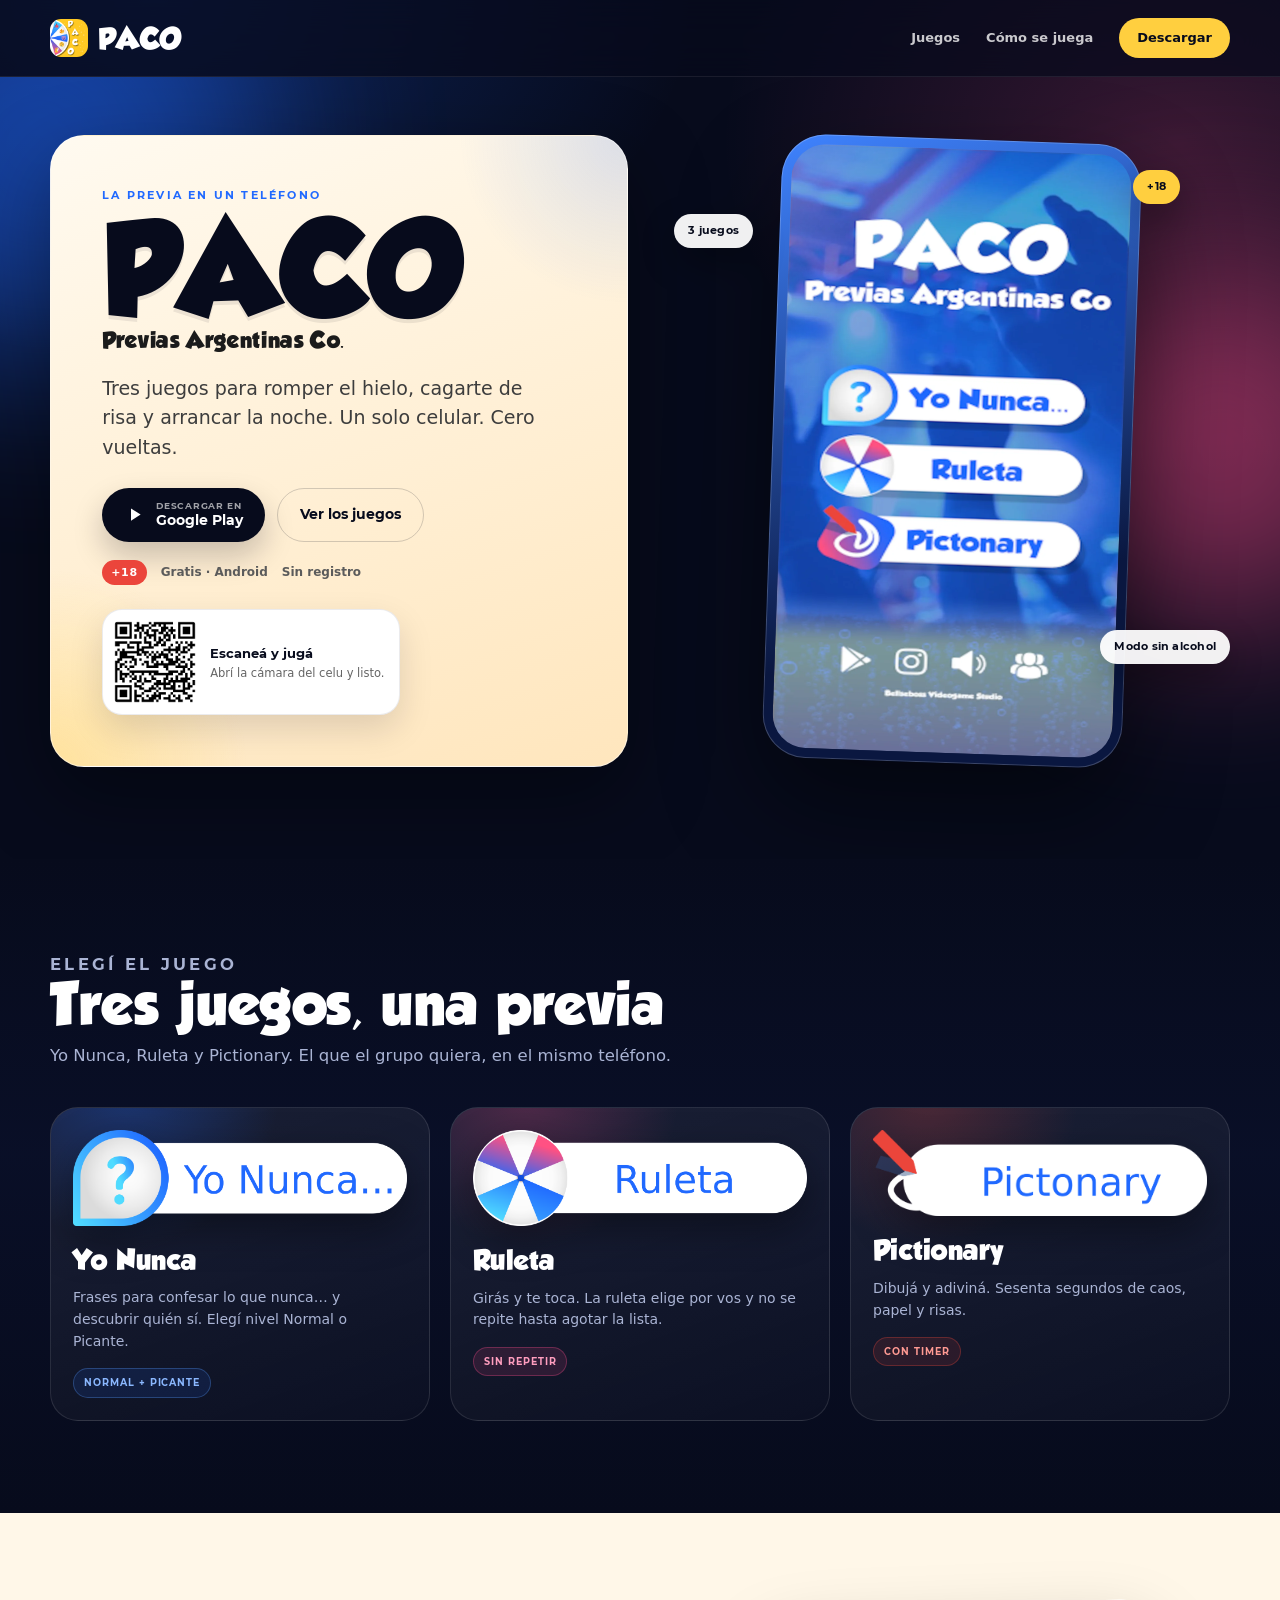
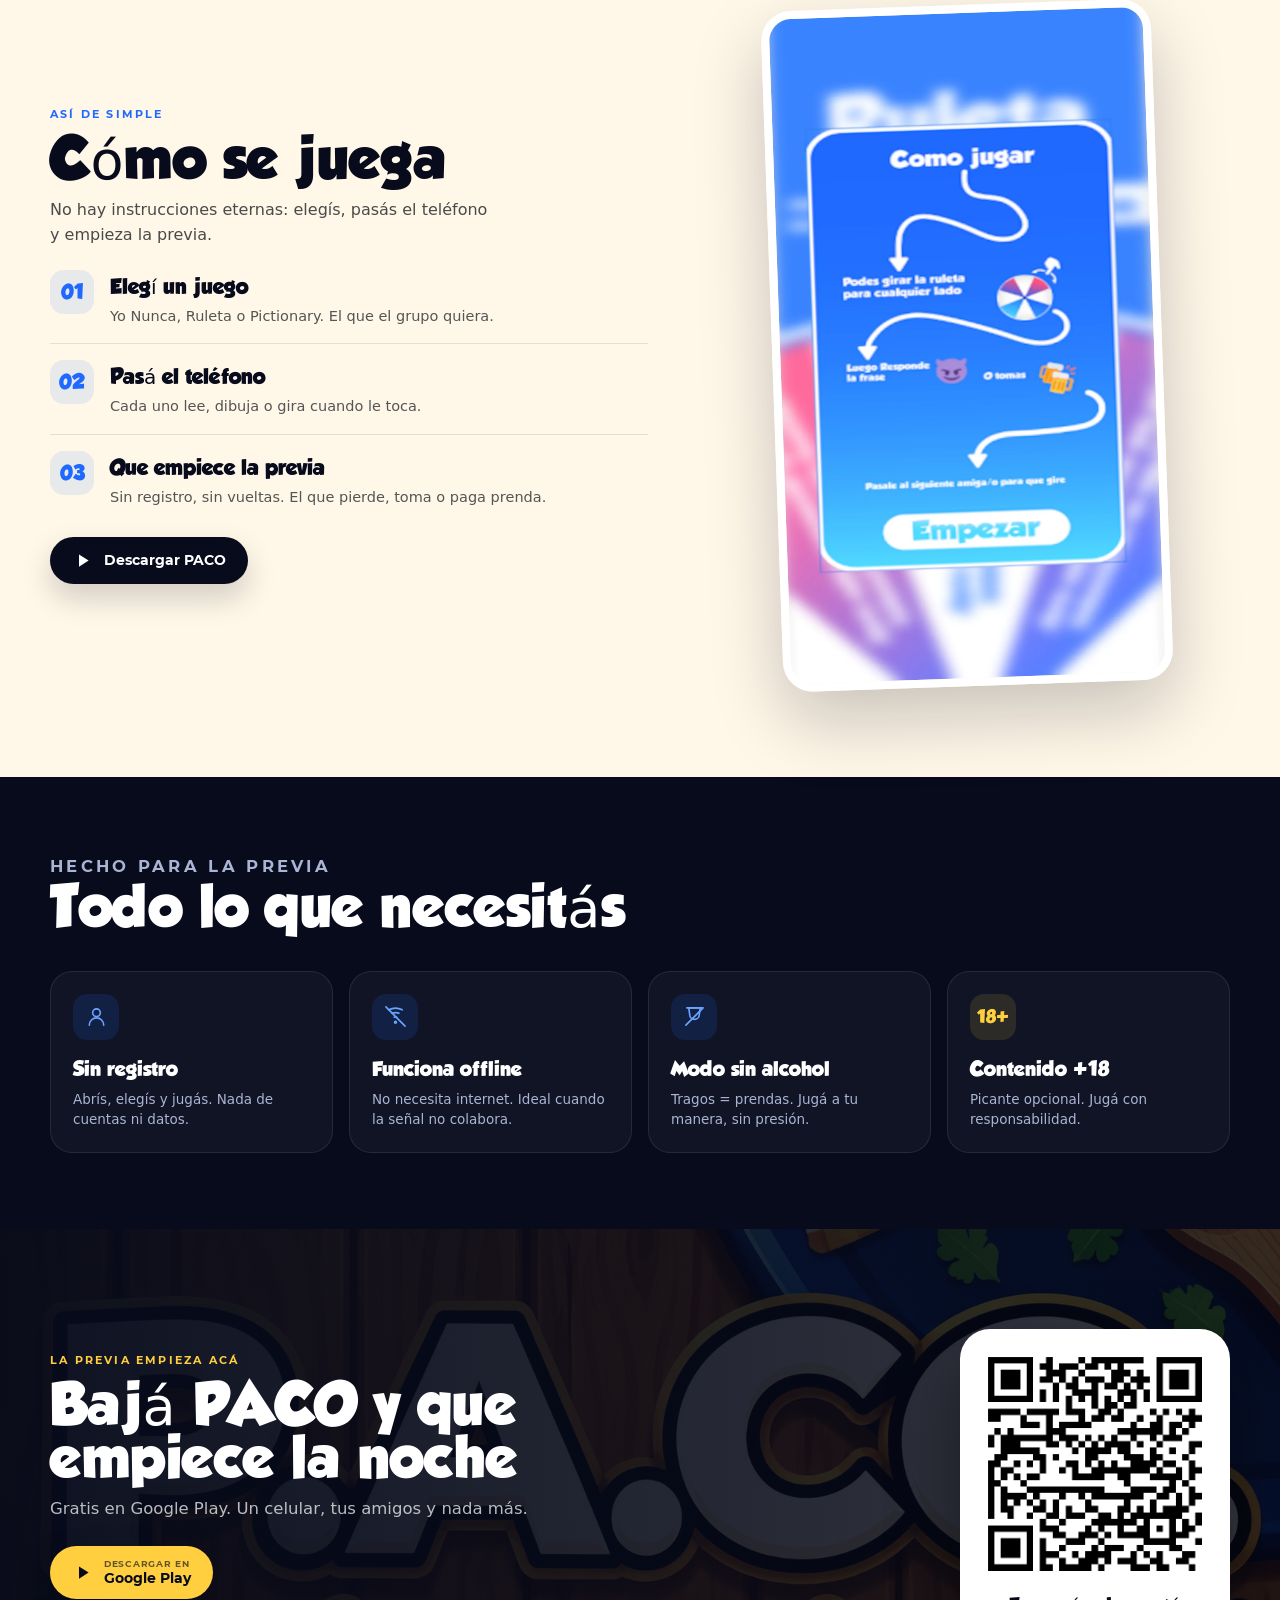
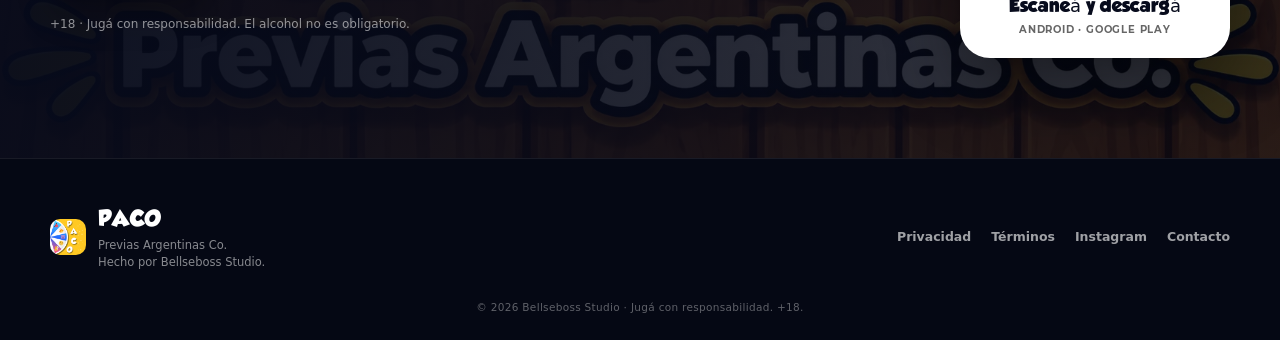
<file: docs/index.html>
<!DOCTYPE html>
<html lang="es">
<head>
  <meta charset="utf-8">
  <meta name="viewport" content="width=device-width, initial-scale=1">
  <title>PACO — Juegos de Previa | La previa en un teléfono</title>
  <meta name="description" content="PACO es el juego de previa definitivo: Yo Nunca, Ruleta y Pictionary en un solo teléfono. Descargalo gratis en Google Play.">
  <meta name="theme-color" content="#070b1c">
  <link rel="canonical" href="https://luisplata.github.io/PacoGames/">

  <meta property="og:type" content="website">
  <meta property="og:title" content="PACO — Juegos de Previa">
  <meta property="og:description" content="Tres juegos, un celular y la previa resuelta. Descargalo gratis en Google Play.">
  <meta property="og:url" content="https://luisplata.github.io/PacoGames/">
  <meta property="og:image" content="https://luisplata.github.io/PacoGames/assets/og-paco.jpg">
  <meta name="twitter:card" content="summary_large_image">
  <meta name="twitter:title" content="PACO — Juegos de Previa">
  <meta name="twitter:description" content="Tres juegos, un celular y la previa resuelta.">
  <meta name="twitter:image" content="https://luisplata.github.io/PacoGames/assets/og-paco.jpg">

  <link rel="icon" type="image/png" href="assets/icono-playstore.png">
  <link rel="apple-touch-icon" href="assets/icono-playstore.png">
  <link rel="preload" href="assets/fonts/grobold.ttf" as="font" type="font/ttf" crossorigin>
  <link rel="preload" href="assets/fonts/montserrat-bold.ttf" as="font" type="font/ttf" crossorigin>
  <link rel="stylesheet" href="landing.css">
</head>
<body>
  <a class="skip-link" href="#main">Saltar al contenido</a>

  <header class="site-header">
    <nav class="nav container" aria-label="Navegación principal">
      <a class="brand" href="./" aria-label="PACO, inicio">
        <img src="assets/icono-playstore.png" alt="" width="38" height="38">
        <span>PACO</span>
      </a>
      <div class="nav-links">
        <a href="#juegos">Juegos</a>
        <a href="#como-jugar">Cómo se juega</a>
        <a class="nav-cta" href="https://play.google.com/store/apps/details?id=com.bellseboss.v2.pacogame" target="_blank" rel="noopener">Descargar</a>
      </div>
    </nav>
  </header>

  <main id="main">
    <section class="hero">
      <div class="hero-halo hero-halo-1" aria-hidden="true"></div>
      <div class="hero-halo hero-halo-2" aria-hidden="true"></div>
      <div class="container hero-grid">
        <div class="hero-card">
          <p class="eyebrow">La previa en un teléfono</p>
          <h1>
            <span class="h1-paco">PACO</span>
            <span class="h1-sub">Previas Argentinas Co.</span>
          </h1>
          <p class="lead">Tres juegos para romper el hielo, cagarte de risa y arrancar la noche. Un solo celular. Cero vueltas.</p>

          <div class="hero-actions">
            <a class="btn btn-play" href="https://play.google.com/store/apps/details?id=com.bellseboss.v2.pacogame" target="_blank" rel="noopener">
              <svg viewBox="0 0 24 24" aria-hidden="true"><path d="M8 5v14l11-7z" fill="currentColor"/></svg>
              <span><small>Descargar en</small>Google Play</span>
            </a>
            <a class="btn btn-ghost" href="#juegos">Ver los juegos</a>
          </div>

          <div class="hero-meta">
            <span class="age">+18</span>
            <span>Gratis · Android</span>
            <span>Sin registro</span>
          </div>

          <div class="qr-inline">
            <img src="assets/qr-playstore.png" alt="Código QR para descargar PACO en Google Play" width="92" height="92" loading="eager">
            <div>
              <strong>Escaneá y jugá</strong>
              <span>Abrí la cámara del celu y listo.</span>
            </div>
          </div>
        </div>

        <div class="hero-art">
          <div class="phone">
            <img src="assets/hero-home.webp" alt="Pantalla de inicio de PACO con los juegos Yo Nunca, Ruleta y Pictionary" width="1080" height="1920" loading="eager">
          </div>
          <span class="float-chip chip-1">3 juegos</span>
          <span class="float-chip chip-2">Modo sin alcohol</span>
          <span class="float-chip chip-3">+18</span>
        </div>
      </div>
    </section>

    <section id="juegos" class="section games">
      <div class="container">
        <div class="section-head">
          <p class="kicker">Elegí el juego</p>
          <h2>Tres juegos, una previa</h2>
          <p>Yo Nunca, Ruleta y Pictionary. El que el grupo quiera, en el mismo teléfono.</p>
        </div>

        <div class="game-grid">
          <article class="game-card game-blue">
            <img src="assets/home-yo-nunca.png" alt="Yo Nunca, juego de PACO" loading="lazy" decoding="async">
            <h3>Yo Nunca</h3>
            <p>Frases para confesar lo que nunca… y descubrir quién sí. Elegí nivel Normal o Picante.</p>
            <span class="tag">Normal + Picante</span>
          </article>

          <article class="game-card game-pink">
            <img src="assets/home-ruleta.png" alt="Ruleta, juego de PACO" loading="lazy" decoding="async">
            <h3>Ruleta</h3>
            <p>Girás y te toca. La ruleta elige por vos y no se repite hasta agotar la lista.</p>
            <span class="tag">Sin repetir</span>
          </article>

          <article class="game-card game-red">
            <img src="assets/home-pictionary.png" alt="Pictionary, juego de PACO" loading="lazy" decoding="async">
            <h3>Pictionary</h3>
            <p>Dibujá y adiviná. Sesenta segundos de caos, papel y risas.</p>
            <span class="tag">Con timer</span>
          </article>
        </div>
      </div>
    </section>

    <section id="como-jugar" class="section how">
      <div class="container how-grid">
        <div class="how-copy">
          <p class="kicker">Así de simple</p>
          <h2>Cómo se juega</h2>
          <p class="how-lead">No hay instrucciones eternas: elegís, pasás el teléfono y empieza la previa.</p>

          <ol class="steps">
            <li>
              <span class="step-num">01</span>
              <div>
                <h3>Elegí un juego</h3>
                <p>Yo Nunca, Ruleta o Pictionary. El que el grupo quiera.</p>
              </div>
            </li>
            <li>
              <span class="step-num">02</span>
              <div>
                <h3>Pasá el teléfono</h3>
                <p>Cada uno lee, dibuja o gira cuando le toca.</p>
              </div>
            </li>
            <li>
              <span class="step-num">03</span>
              <div>
                <h3>Que empiece la previa</h3>
                <p>Sin registro, sin vueltas. El que pierde, toma o paga prenda.</p>
              </div>
            </li>
          </ol>

          <a class="btn btn-dark" href="https://play.google.com/store/apps/details?id=com.bellseboss.v2.pacogame" target="_blank" rel="noopener">
            <svg viewBox="0 0 24 24" aria-hidden="true"><path d="M8 5v14l11-7z" fill="currentColor"/></svg>
            <span>Descargar PACO</span>
          </a>
        </div>

        <figure class="how-art">
          <img src="assets/como-jugar.webp" alt="Pantalla de PACO explicando cómo jugar: girar la ruleta, responder o tomar" width="1080" height="1920" loading="eager" decoding="async">
        </figure>
      </div>
    </section>

    <section class="section features">
      <div class="container">
        <div class="section-head">
          <p class="kicker">Hecho para la previa</p>
          <h2>Todo lo que necesitás</h2>
        </div>

        <div class="feature-grid">
          <article class="feature">
            <span class="feature-icon" aria-hidden="true">
              <svg viewBox="0 0 24 24"><path d="M12 12a4 4 0 1 0 0-8 4 4 0 0 0 0 8Z"/><path d="M4.5 21a7.5 7.5 0 0 1 15 0"/></svg>
            </span>
            <h3>Sin registro</h3>
            <p>Abrís, elegís y jugás. Nada de cuentas ni datos.</p>
          </article>

          <article class="feature">
            <span class="feature-icon" aria-hidden="true">
              <svg viewBox="0 0 24 24"><path d="M2 2l20 20"/><path d="M5 5a16 16 0 0 1 14 0"/><path d="M8.5 8.5a11 11 0 0 1 7 0"/><path d="M10.7 12.7a5 5 0 0 1 2.6 0"/><circle cx="12" cy="18" r="1"/></svg>
            </span>
            <h3>Funciona offline</h3>
            <p>No necesita internet. Ideal cuando la señal no colabora.</p>
          </article>

          <article class="feature">
            <span class="feature-icon" aria-hidden="true">
              <svg viewBox="0 0 24 24"><path d="M6 3h12l-1 7a5 5 0 0 1-10 0L6 3Z"/><path d="M4 3h16"/><path d="M3 21l18-18"/></svg>
            </span>
            <h3>Modo sin alcohol</h3>
            <p>Tragos = prendas. Jugá a tu manera, sin presión.</p>
          </article>

          <article class="feature">
            <span class="feature-icon feature-age" aria-hidden="true">18+</span>
            <h3>Contenido +18</h3>
            <p>Picante opcional. Jugá con responsabilidad.</p>
          </article>
        </div>
      </div>
    </section>

    <section id="descargar" class="download">
      <div class="download-bg" aria-hidden="true"></div>
      <div class="container download-inner">
        <div class="download-copy">
          <p class="kicker">La previa empieza acá</p>
          <h2>Bajá PACO y que empiece la noche</h2>
          <p>Gratis en Google Play. Un celular, tus amigos y nada más.</p>

          <a class="btn btn-yellow" href="https://play.google.com/store/apps/details?id=com.bellseboss.v2.pacogame" target="_blank" rel="noopener">
            <svg viewBox="0 0 24 24" aria-hidden="true"><path d="M8 5v14l11-7z" fill="currentColor"/></svg>
            <span><small>Descargar en</small>Google Play</span>
          </a>

          <p class="fine">+18 · Jugá con responsabilidad. El alcohol no es obligatorio.</p>
        </div>

        <div class="qr-card">
          <img src="assets/qr-playstore.png" alt="Código QR para descargar PACO en Google Play" width="200" height="200" loading="lazy">
          <strong>Escaneá y descargá</strong>
          <span>Android · Google Play</span>
        </div>
      </div>
    </section>
  </main>

  <footer class="site-footer">
    <div class="container footer-grid">
      <div class="footer-brand">
        <img src="assets/icono-playstore.png" alt="" width="36" height="36">
        <div>
          <strong>PACO</strong>
          <p>Previas Argentinas Co.<br>Hecho por Bellseboss Studio.</p>
        </div>
      </div>

      <nav class="footer-links" aria-label="Enlaces legales y de contacto">
        <a href="privacidad.html">Privacidad</a>
        <a href="terminos.html">Términos</a>
        <a href="https://www.instagram.com/bellseboss/" target="_blank" rel="noopener">Instagram</a>
        <a href="mailto:info@bellseboss.com">Contacto</a>
      </nav>
    </div>
    <p class="copyright">© 2026 Bellseboss Studio · Jugá con responsabilidad. +18.</p>
  </footer>

</body>
</html>
</file>
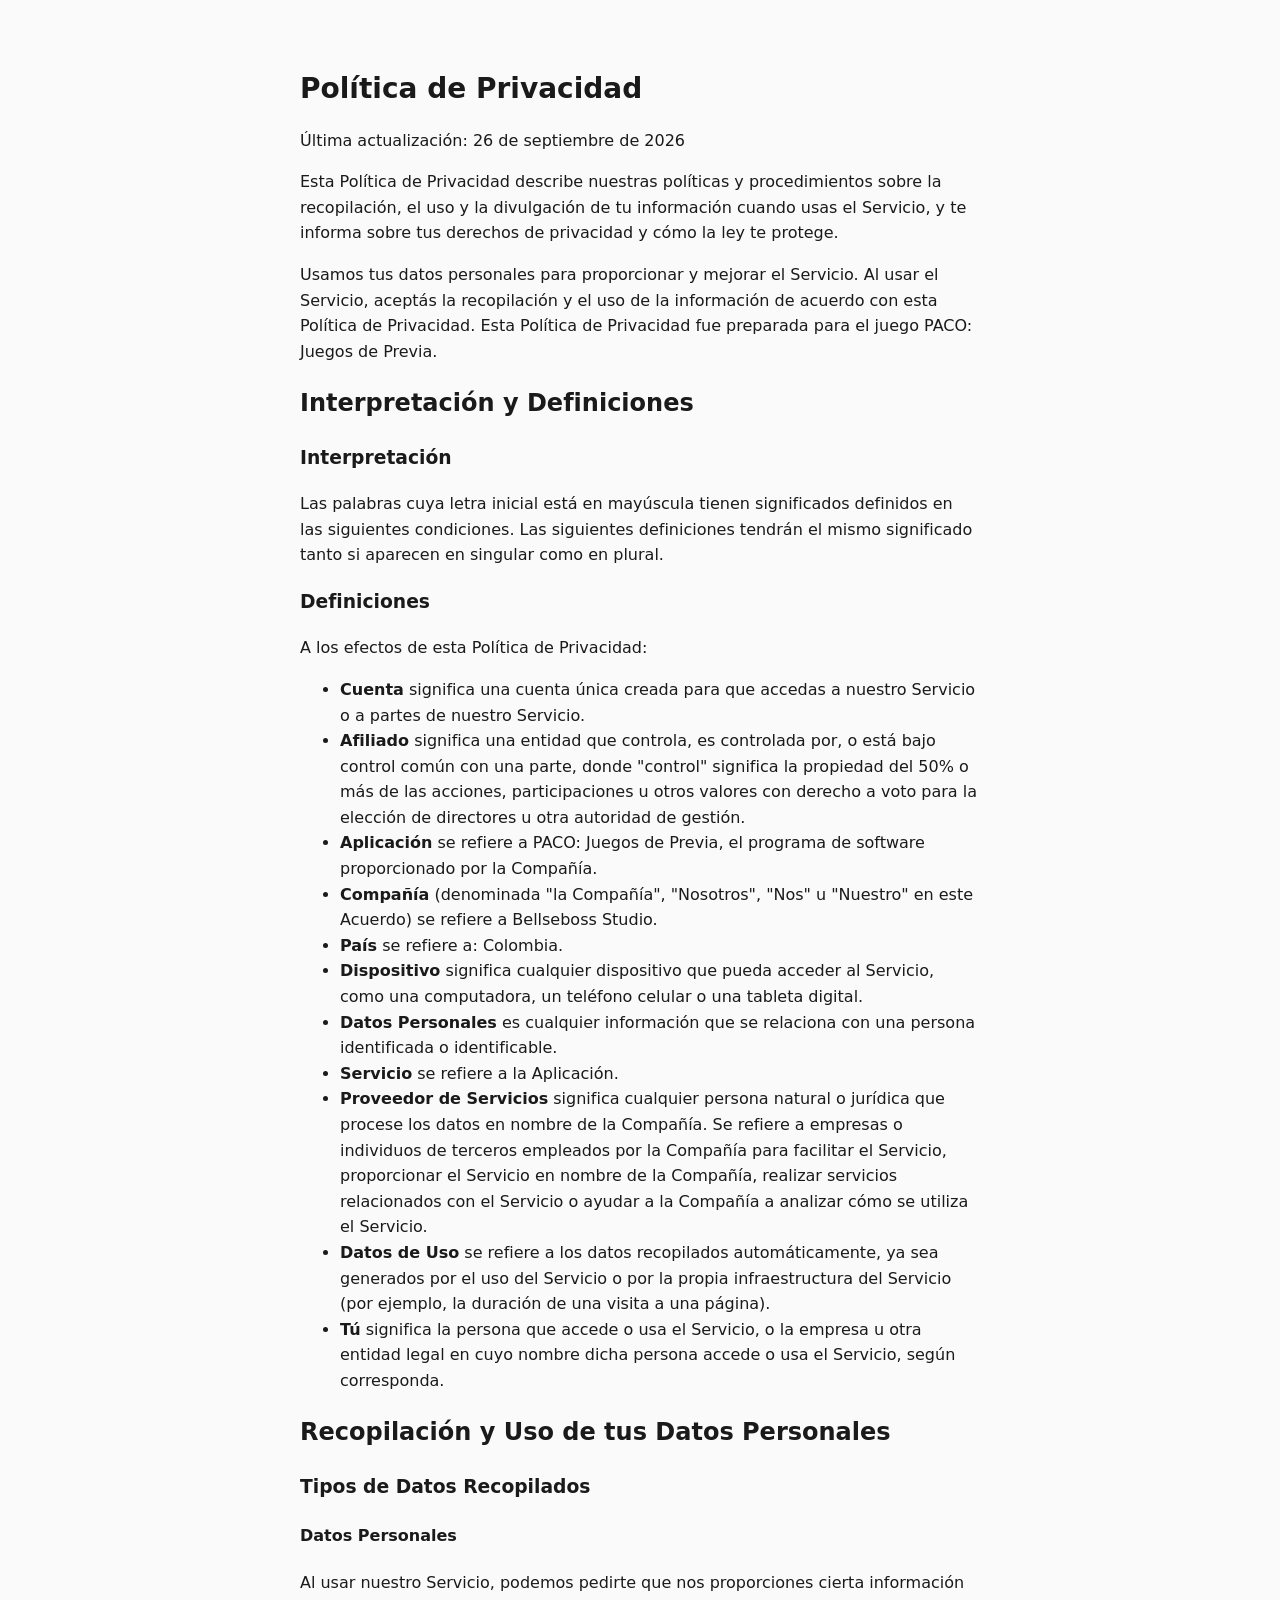
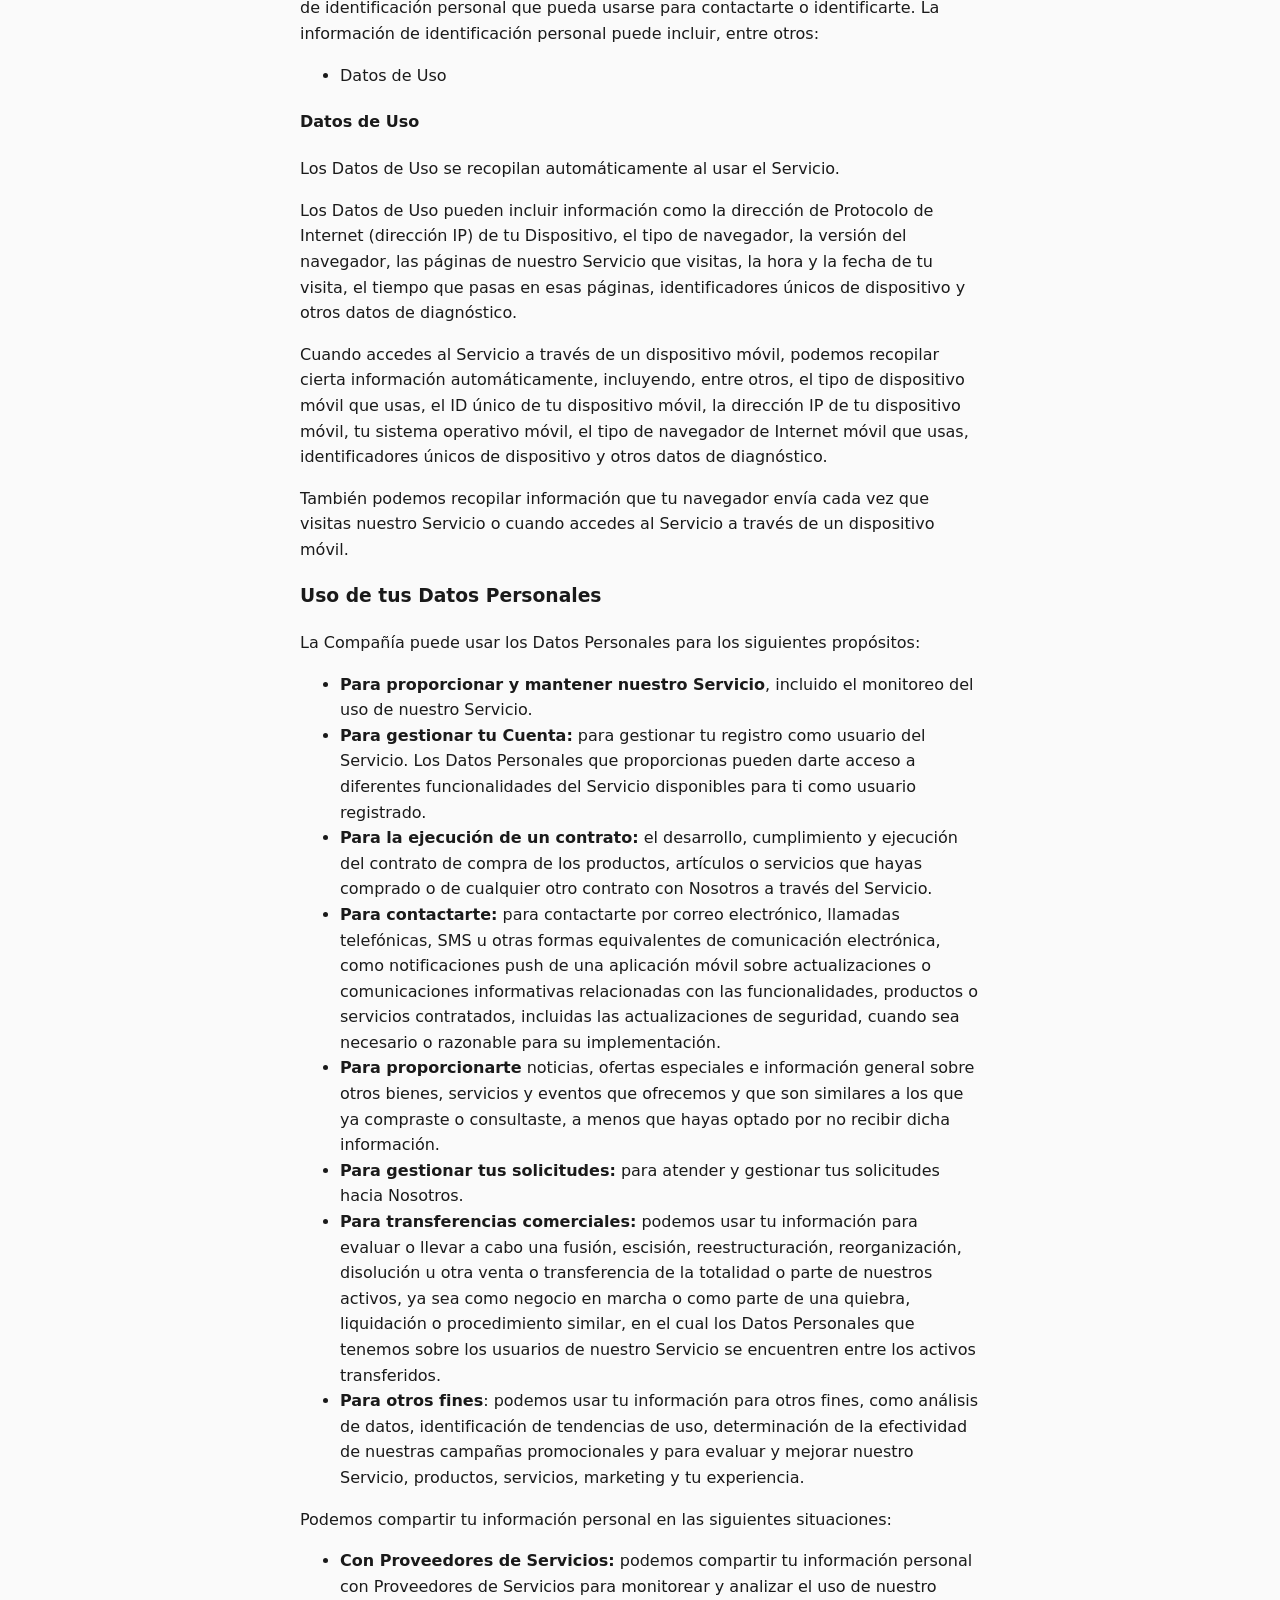
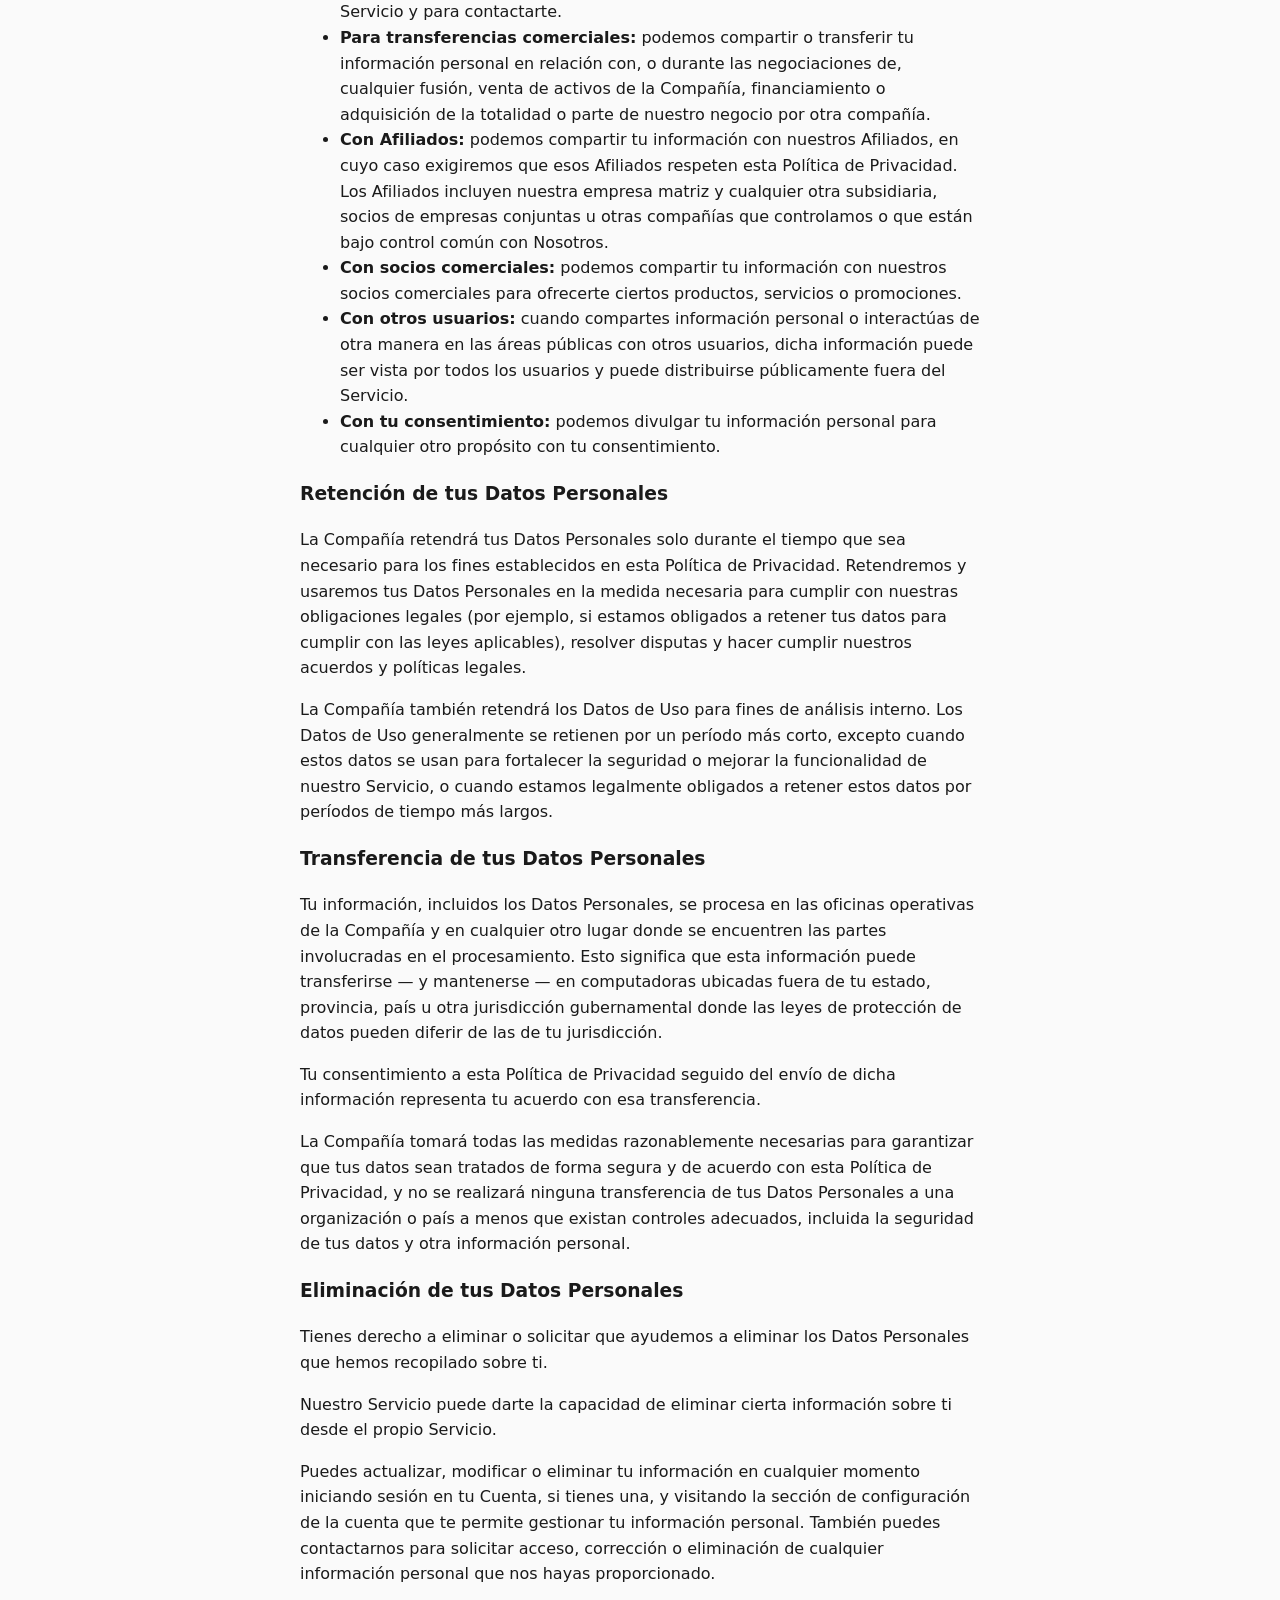
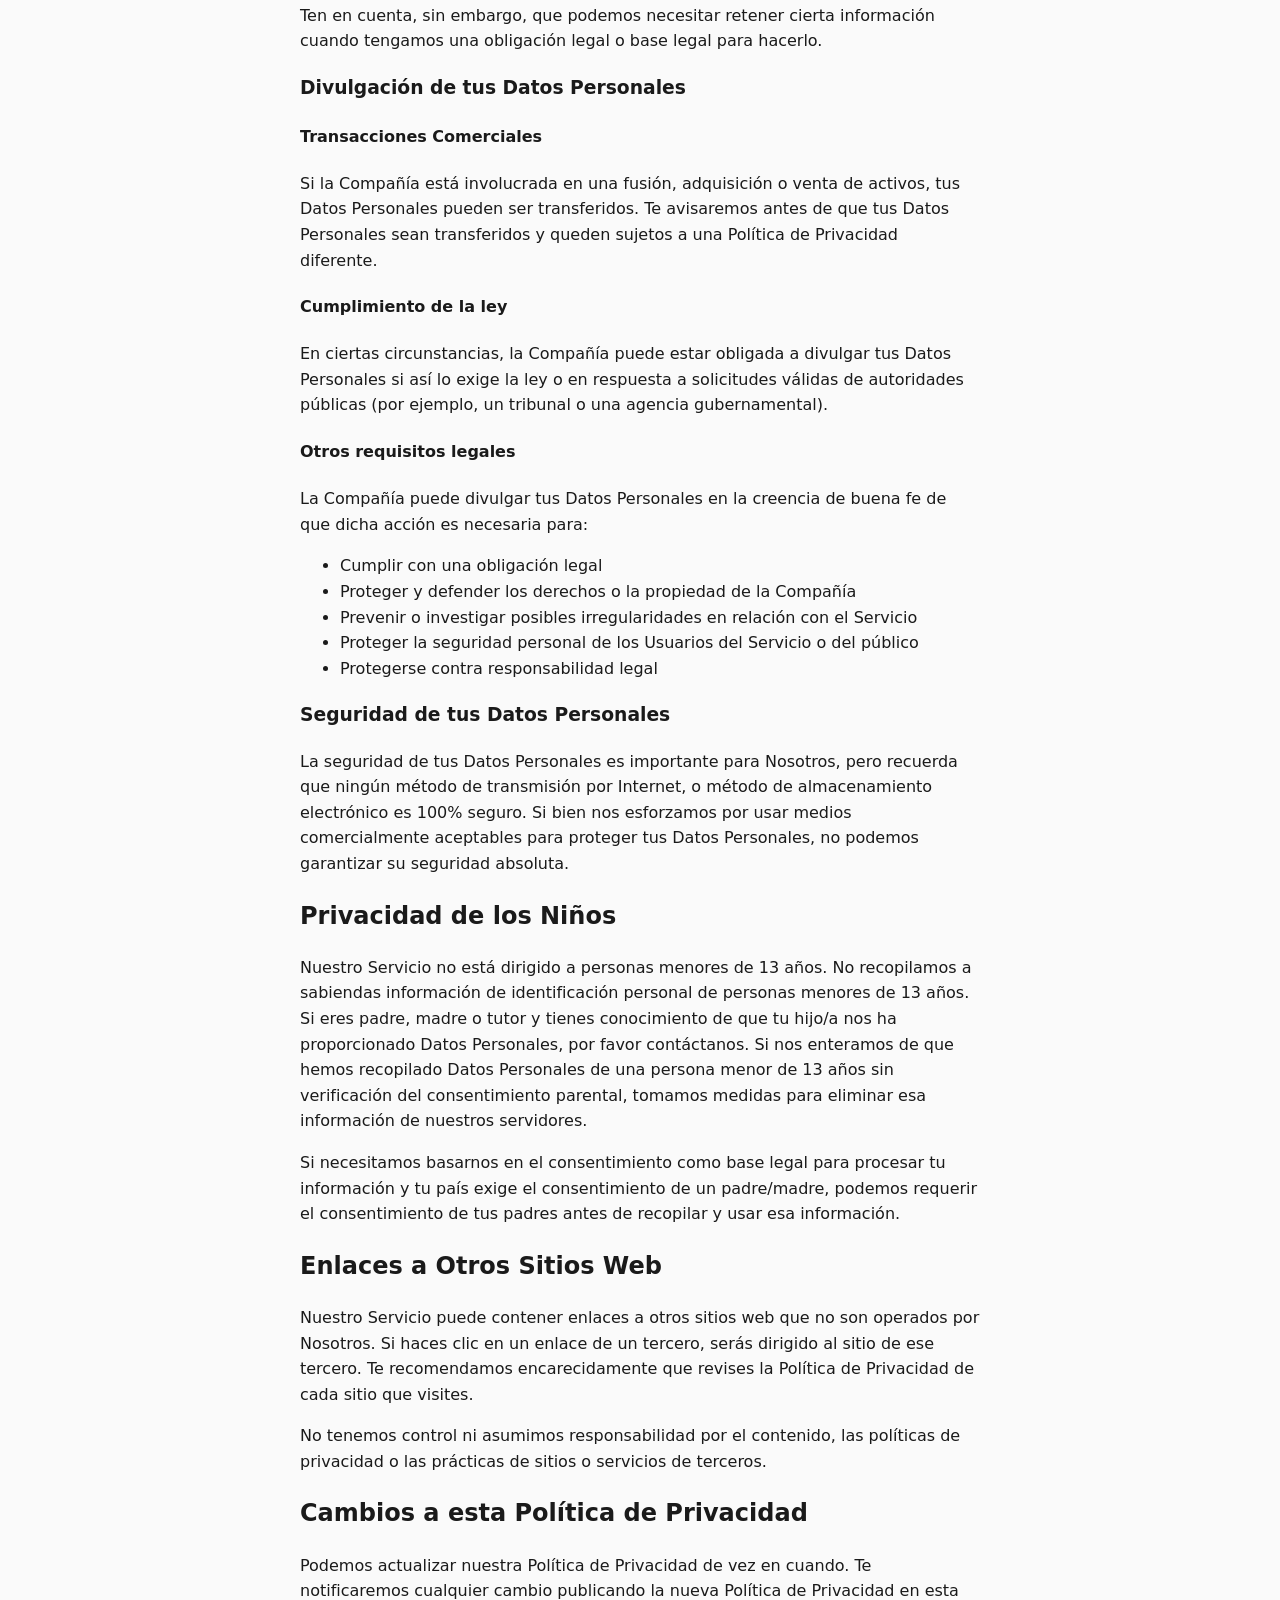
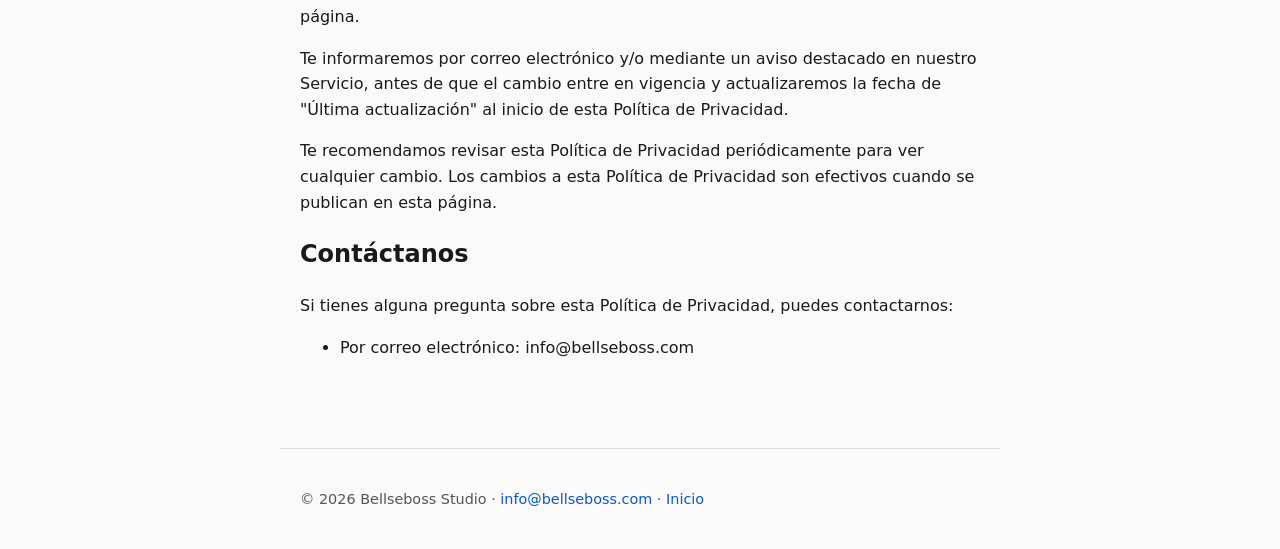
<file: docs/privacidad.html>
<!DOCTYPE html>
<html lang="es">
<head>
<meta charset="utf-8">
<meta name="viewport" content="width=device-width, initial-scale=1">
<title>Privacidad · PACO: Juegos de Previa</title>
<link rel="stylesheet" href="styles.css">
</head>
<body>
<main class="container">
<h1>Política de Privacidad</h1>
<p>Última actualización: 26 de septiembre de 2026</p>
<p>Esta Política de Privacidad describe nuestras políticas y procedimientos sobre la recopilación, el uso y la divulgación de tu información cuando usas el Servicio, y te informa sobre tus derechos de privacidad y cómo la ley te protege.</p>
<p>Usamos tus datos personales para proporcionar y mejorar el Servicio. Al usar el Servicio, aceptás la recopilación y el uso de la información de acuerdo con esta Política de Privacidad. Esta Política de Privacidad fue preparada para el juego PACO: Juegos de Previa.</p>
<h2>Interpretación y Definiciones</h2>
<h3>Interpretación</h3>
<p>Las palabras cuya letra inicial está en mayúscula tienen significados definidos en las siguientes condiciones. Las siguientes definiciones tendrán el mismo significado tanto si aparecen en singular como en plural.</p>
<h3>Definiciones</h3>
<p>A los efectos de esta Política de Privacidad:</p>
<ul>
<li><strong>Cuenta</strong> significa una cuenta única creada para que accedas a nuestro Servicio o a partes de nuestro Servicio.</li>
<li><strong>Afiliado</strong> significa una entidad que controla, es controlada por, o está bajo control común con una parte, donde "control" significa la propiedad del 50% o más de las acciones, participaciones u otros valores con derecho a voto para la elección de directores u otra autoridad de gestión.</li>
<li><strong>Aplicación</strong> se refiere a PACO: Juegos de Previa, el programa de software proporcionado por la Compañía.</li>
<li><strong>Compañía</strong> (denominada "la Compañía", "Nosotros", "Nos" u "Nuestro" en este Acuerdo) se refiere a Bellseboss Studio.</li>
<li><strong>País</strong> se refiere a: Colombia.</li>
<li><strong>Dispositivo</strong> significa cualquier dispositivo que pueda acceder al Servicio, como una computadora, un teléfono celular o una tableta digital.</li>
<li><strong>Datos Personales</strong> es cualquier información que se relaciona con una persona identificada o identificable.</li>
<li><strong>Servicio</strong> se refiere a la Aplicación.</li>
<li><strong>Proveedor de Servicios</strong> significa cualquier persona natural o jurídica que procese los datos en nombre de la Compañía. Se refiere a empresas o individuos de terceros empleados por la Compañía para facilitar el Servicio, proporcionar el Servicio en nombre de la Compañía, realizar servicios relacionados con el Servicio o ayudar a la Compañía a analizar cómo se utiliza el Servicio.</li>
<li><strong>Datos de Uso</strong> se refiere a los datos recopilados automáticamente, ya sea generados por el uso del Servicio o por la propia infraestructura del Servicio (por ejemplo, la duración de una visita a una página).</li>
<li><strong>Tú</strong> significa la persona que accede o usa el Servicio, o la empresa u otra entidad legal en cuyo nombre dicha persona accede o usa el Servicio, según corresponda.</li>
</ul>
<h2>Recopilación y Uso de tus Datos Personales</h2>
<h3>Tipos de Datos Recopilados</h3>
<h4>Datos Personales</h4>
<p>Al usar nuestro Servicio, podemos pedirte que nos proporciones cierta información de identificación personal que pueda usarse para contactarte o identificarte. La información de identificación personal puede incluir, entre otros:</p>
<ul>
<li>Datos de Uso</li>
</ul>
<h4>Datos de Uso</h4>
<p>Los Datos de Uso se recopilan automáticamente al usar el Servicio.</p>
<p>Los Datos de Uso pueden incluir información como la dirección de Protocolo de Internet (dirección IP) de tu Dispositivo, el tipo de navegador, la versión del navegador, las páginas de nuestro Servicio que visitas, la hora y la fecha de tu visita, el tiempo que pasas en esas páginas, identificadores únicos de dispositivo y otros datos de diagnóstico.</p>
<p>Cuando accedes al Servicio a través de un dispositivo móvil, podemos recopilar cierta información automáticamente, incluyendo, entre otros, el tipo de dispositivo móvil que usas, el ID único de tu dispositivo móvil, la dirección IP de tu dispositivo móvil, tu sistema operativo móvil, el tipo de navegador de Internet móvil que usas, identificadores únicos de dispositivo y otros datos de diagnóstico.</p>
<p>También podemos recopilar información que tu navegador envía cada vez que visitas nuestro Servicio o cuando accedes al Servicio a través de un dispositivo móvil.</p>
<h3>Uso de tus Datos Personales</h3>
<p>La Compañía puede usar los Datos Personales para los siguientes propósitos:</p>
<ul>
<li><strong>Para proporcionar y mantener nuestro Servicio</strong>, incluido el monitoreo del uso de nuestro Servicio.</li>
<li><strong>Para gestionar tu Cuenta:</strong> para gestionar tu registro como usuario del Servicio. Los Datos Personales que proporcionas pueden darte acceso a diferentes funcionalidades del Servicio disponibles para ti como usuario registrado.</li>
<li><strong>Para la ejecución de un contrato:</strong> el desarrollo, cumplimiento y ejecución del contrato de compra de los productos, artículos o servicios que hayas comprado o de cualquier otro contrato con Nosotros a través del Servicio.</li>
<li><strong>Para contactarte:</strong> para contactarte por correo electrónico, llamadas telefónicas, SMS u otras formas equivalentes de comunicación electrónica, como notificaciones push de una aplicación móvil sobre actualizaciones o comunicaciones informativas relacionadas con las funcionalidades, productos o servicios contratados, incluidas las actualizaciones de seguridad, cuando sea necesario o razonable para su implementación.</li>
<li><strong>Para proporcionarte</strong> noticias, ofertas especiales e información general sobre otros bienes, servicios y eventos que ofrecemos y que son similares a los que ya compraste o consultaste, a menos que hayas optado por no recibir dicha información.</li>
<li><strong>Para gestionar tus solicitudes:</strong> para atender y gestionar tus solicitudes hacia Nosotros.</li>
<li><strong>Para transferencias comerciales:</strong> podemos usar tu información para evaluar o llevar a cabo una fusión, escisión, reestructuración, reorganización, disolución u otra venta o transferencia de la totalidad o parte de nuestros activos, ya sea como negocio en marcha o como parte de una quiebra, liquidación o procedimiento similar, en el cual los Datos Personales que tenemos sobre los usuarios de nuestro Servicio se encuentren entre los activos transferidos.</li>
<li><strong>Para otros fines</strong>: podemos usar tu información para otros fines, como análisis de datos, identificación de tendencias de uso, determinación de la efectividad de nuestras campañas promocionales y para evaluar y mejorar nuestro Servicio, productos, servicios, marketing y tu experiencia.</li>
</ul>
<p>Podemos compartir tu información personal en las siguientes situaciones:</p>
<ul>
<li><strong>Con Proveedores de Servicios:</strong> podemos compartir tu información personal con Proveedores de Servicios para monitorear y analizar el uso de nuestro Servicio y para contactarte.</li>
<li><strong>Para transferencias comerciales:</strong> podemos compartir o transferir tu información personal en relación con, o durante las negociaciones de, cualquier fusión, venta de activos de la Compañía, financiamiento o adquisición de la totalidad o parte de nuestro negocio por otra compañía.</li>
<li><strong>Con Afiliados:</strong> podemos compartir tu información con nuestros Afiliados, en cuyo caso exigiremos que esos Afiliados respeten esta Política de Privacidad. Los Afiliados incluyen nuestra empresa matriz y cualquier otra subsidiaria, socios de empresas conjuntas u otras compañías que controlamos o que están bajo control común con Nosotros.</li>
<li><strong>Con socios comerciales:</strong> podemos compartir tu información con nuestros socios comerciales para ofrecerte ciertos productos, servicios o promociones.</li>
<li><strong>Con otros usuarios:</strong> cuando compartes información personal o interactúas de otra manera en las áreas públicas con otros usuarios, dicha información puede ser vista por todos los usuarios y puede distribuirse públicamente fuera del Servicio.</li>
<li><strong>Con tu consentimiento:</strong> podemos divulgar tu información personal para cualquier otro propósito con tu consentimiento.</li>
</ul>
<h3>Retención de tus Datos Personales</h3>
<p>La Compañía retendrá tus Datos Personales solo durante el tiempo que sea necesario para los fines establecidos en esta Política de Privacidad. Retendremos y usaremos tus Datos Personales en la medida necesaria para cumplir con nuestras obligaciones legales (por ejemplo, si estamos obligados a retener tus datos para cumplir con las leyes aplicables), resolver disputas y hacer cumplir nuestros acuerdos y políticas legales.</p>
<p>La Compañía también retendrá los Datos de Uso para fines de análisis interno. Los Datos de Uso generalmente se retienen por un período más corto, excepto cuando estos datos se usan para fortalecer la seguridad o mejorar la funcionalidad de nuestro Servicio, o cuando estamos legalmente obligados a retener estos datos por períodos de tiempo más largos.</p>
<h3>Transferencia de tus Datos Personales</h3>
<p>Tu información, incluidos los Datos Personales, se procesa en las oficinas operativas de la Compañía y en cualquier otro lugar donde se encuentren las partes involucradas en el procesamiento. Esto significa que esta información puede transferirse — y mantenerse — en computadoras ubicadas fuera de tu estado, provincia, país u otra jurisdicción gubernamental donde las leyes de protección de datos pueden diferir de las de tu jurisdicción.</p>
<p>Tu consentimiento a esta Política de Privacidad seguido del envío de dicha información representa tu acuerdo con esa transferencia.</p>
<p>La Compañía tomará todas las medidas razonablemente necesarias para garantizar que tus datos sean tratados de forma segura y de acuerdo con esta Política de Privacidad, y no se realizará ninguna transferencia de tus Datos Personales a una organización o país a menos que existan controles adecuados, incluida la seguridad de tus datos y otra información personal.</p>
<h3>Eliminación de tus Datos Personales</h3>
<p>Tienes derecho a eliminar o solicitar que ayudemos a eliminar los Datos Personales que hemos recopilado sobre ti.</p>
<p>Nuestro Servicio puede darte la capacidad de eliminar cierta información sobre ti desde el propio Servicio.</p>
<p>Puedes actualizar, modificar o eliminar tu información en cualquier momento iniciando sesión en tu Cuenta, si tienes una, y visitando la sección de configuración de la cuenta que te permite gestionar tu información personal. También puedes contactarnos para solicitar acceso, corrección o eliminación de cualquier información personal que nos hayas proporcionado.</p>
<p>Ten en cuenta, sin embargo, que podemos necesitar retener cierta información cuando tengamos una obligación legal o base legal para hacerlo.</p>
<h3>Divulgación de tus Datos Personales</h3>
<h4>Transacciones Comerciales</h4>
<p>Si la Compañía está involucrada en una fusión, adquisición o venta de activos, tus Datos Personales pueden ser transferidos. Te avisaremos antes de que tus Datos Personales sean transferidos y queden sujetos a una Política de Privacidad diferente.</p>
<h4>Cumplimiento de la ley</h4>
<p>En ciertas circunstancias, la Compañía puede estar obligada a divulgar tus Datos Personales si así lo exige la ley o en respuesta a solicitudes válidas de autoridades públicas (por ejemplo, un tribunal o una agencia gubernamental).</p>
<h4>Otros requisitos legales</h4>
<p>La Compañía puede divulgar tus Datos Personales en la creencia de buena fe de que dicha acción es necesaria para:</p>
<ul>
<li>Cumplir con una obligación legal</li>
<li>Proteger y defender los derechos o la propiedad de la Compañía</li>
<li>Prevenir o investigar posibles irregularidades en relación con el Servicio</li>
<li>Proteger la seguridad personal de los Usuarios del Servicio o del público</li>
<li>Protegerse contra responsabilidad legal</li>
</ul>
<h3>Seguridad de tus Datos Personales</h3>
<p>La seguridad de tus Datos Personales es importante para Nosotros, pero recuerda que ningún método de transmisión por Internet, o método de almacenamiento electrónico es 100% seguro. Si bien nos esforzamos por usar medios comercialmente aceptables para proteger tus Datos Personales, no podemos garantizar su seguridad absoluta.</p>
<h2>Privacidad de los Niños</h2>
<p>Nuestro Servicio no está dirigido a personas menores de 13 años. No recopilamos a sabiendas información de identificación personal de personas menores de 13 años. Si eres padre, madre o tutor y tienes conocimiento de que tu hijo/a nos ha proporcionado Datos Personales, por favor contáctanos. Si nos enteramos de que hemos recopilado Datos Personales de una persona menor de 13 años sin verificación del consentimiento parental, tomamos medidas para eliminar esa información de nuestros servidores.</p>
<p>Si necesitamos basarnos en el consentimiento como base legal para procesar tu información y tu país exige el consentimiento de un padre/madre, podemos requerir el consentimiento de tus padres antes de recopilar y usar esa información.</p>
<h2>Enlaces a Otros Sitios Web</h2>
<p>Nuestro Servicio puede contener enlaces a otros sitios web que no son operados por Nosotros. Si haces clic en un enlace de un tercero, serás dirigido al sitio de ese tercero. Te recomendamos encarecidamente que revises la Política de Privacidad de cada sitio que visites.</p>
<p>No tenemos control ni asumimos responsabilidad por el contenido, las políticas de privacidad o las prácticas de sitios o servicios de terceros.</p>
<h2>Cambios a esta Política de Privacidad</h2>
<p>Podemos actualizar nuestra Política de Privacidad de vez en cuando. Te notificaremos cualquier cambio publicando la nueva Política de Privacidad en esta página.</p>
<p>Te informaremos por correo electrónico y/o mediante un aviso destacado en nuestro Servicio, antes de que el cambio entre en vigencia y actualizaremos la fecha de "Última actualización" al inicio de esta Política de Privacidad.</p>
<p>Te recomendamos revisar esta Política de Privacidad periódicamente para ver cualquier cambio. Los cambios a esta Política de Privacidad son efectivos cuando se publican en esta página.</p>
<h2>Contáctanos</h2>
<p>Si tienes alguna pregunta sobre esta Política de Privacidad, puedes contactarnos:</p>
<ul>
<li>Por correo electrónico: info@bellseboss.com</li>
</ul>
</main>
<footer class="container">
<p>© 2026 Bellseboss Studio · <a href="mailto:info@bellseboss.com">info@bellseboss.com</a> · <a href="index.html">Inicio</a></p>
</footer>
</body>
</html>
</file>
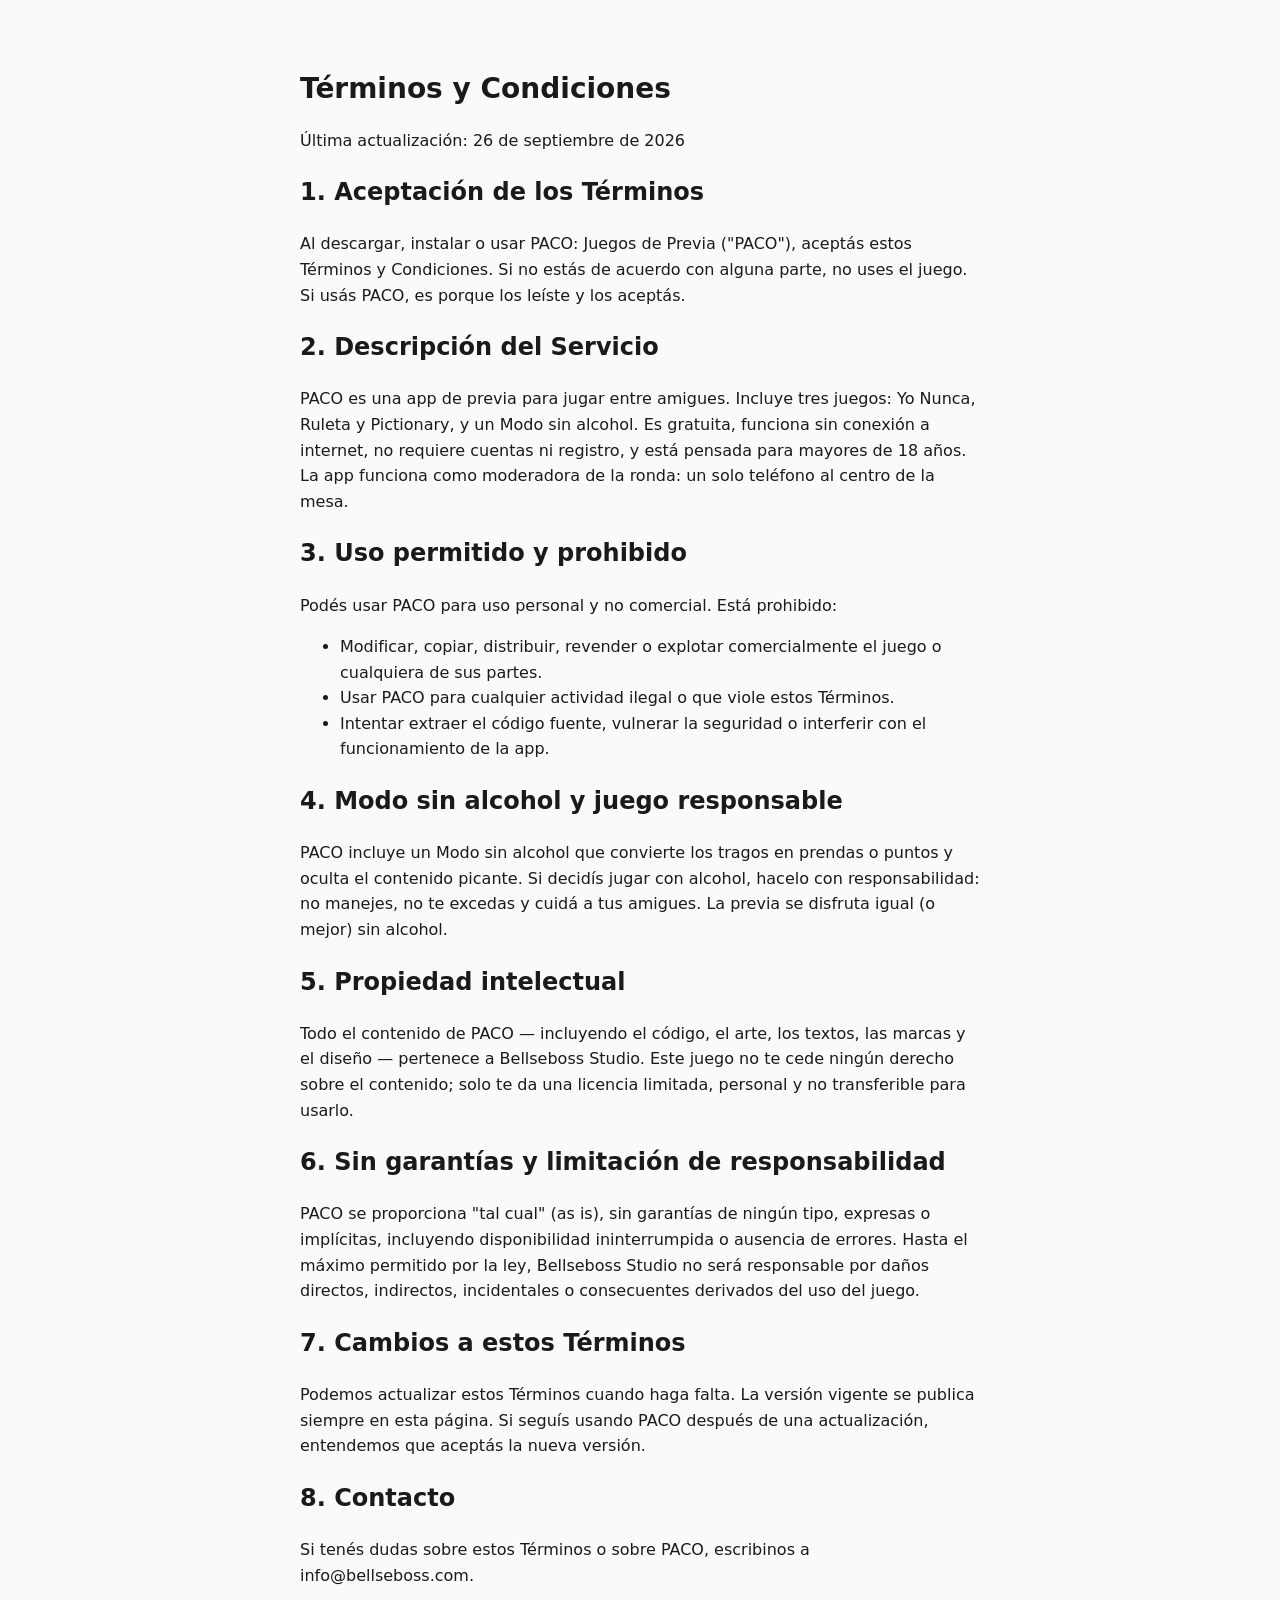
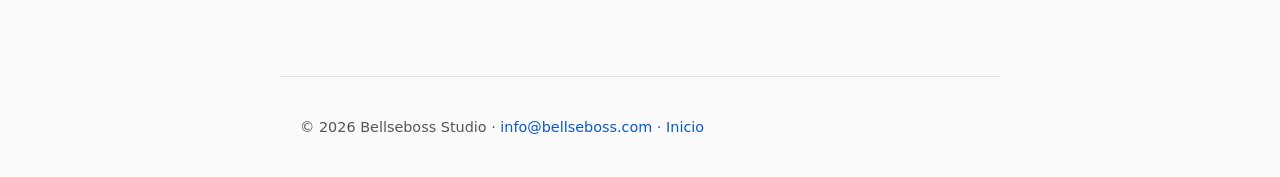
<file: docs/terminos.html>
<!DOCTYPE html>
<html lang="es">
<head>
<meta charset="utf-8">
<meta name="viewport" content="width=device-width, initial-scale=1">
<title>Términos y Condiciones · PACO: Juegos de Previa</title>
<link rel="stylesheet" href="styles.css">
</head>
<body>
<main class="container">
<h1>Términos y Condiciones</h1>
<p>Última actualización: 26 de septiembre de 2026</p>
<h2>1. Aceptación de los Términos</h2>
<p>Al descargar, instalar o usar PACO: Juegos de Previa ("PACO"), aceptás estos Términos y Condiciones. Si no estás de acuerdo con alguna parte, no uses el juego. Si usás PACO, es porque los leíste y los aceptás.</p>
<h2>2. Descripción del Servicio</h2>
<p>PACO es una app de previa para jugar entre amigues. Incluye tres juegos: Yo Nunca, Ruleta y Pictionary, y un Modo sin alcohol. Es gratuita, funciona sin conexión a internet, no requiere cuentas ni registro, y está pensada para mayores de 18 años. La app funciona como moderadora de la ronda: un solo teléfono al centro de la mesa.</p>
<h2>3. Uso permitido y prohibido</h2>
<p>Podés usar PACO para uso personal y no comercial. Está prohibido:</p>
<ul>
<li>Modificar, copiar, distribuir, revender o explotar comercialmente el juego o cualquiera de sus partes.</li>
<li>Usar PACO para cualquier actividad ilegal o que viole estos Términos.</li>
<li>Intentar extraer el código fuente, vulnerar la seguridad o interferir con el funcionamiento de la app.</li>
</ul>
<h2>4. Modo sin alcohol y juego responsable</h2>
<p>PACO incluye un Modo sin alcohol que convierte los tragos en prendas o puntos y oculta el contenido picante. Si decidís jugar con alcohol, hacelo con responsabilidad: no manejes, no te excedas y cuidá a tus amigues. La previa se disfruta igual (o mejor) sin alcohol.</p>
<h2>5. Propiedad intelectual</h2>
<p>Todo el contenido de PACO — incluyendo el código, el arte, los textos, las marcas y el diseño — pertenece a Bellseboss Studio. Este juego no te cede ningún derecho sobre el contenido; solo te da una licencia limitada, personal y no transferible para usarlo.</p>
<h2>6. Sin garantías y limitación de responsabilidad</h2>
<p>PACO se proporciona "tal cual" (as is), sin garantías de ningún tipo, expresas o implícitas, incluyendo disponibilidad ininterrumpida o ausencia de errores. Hasta el máximo permitido por la ley, Bellseboss Studio no será responsable por daños directos, indirectos, incidentales o consecuentes derivados del uso del juego.</p>
<h2>7. Cambios a estos Términos</h2>
<p>Podemos actualizar estos Términos cuando haga falta. La versión vigente se publica siempre en esta página. Si seguís usando PACO después de una actualización, entendemos que aceptás la nueva versión.</p>
<h2>8. Contacto</h2>
<p>Si tenés dudas sobre estos Términos o sobre PACO, escribinos a info@bellseboss.com.</p>
</main>
<footer class="container">
<p>© 2026 Bellseboss Studio · <a href="mailto:info@bellseboss.com">info@bellseboss.com</a> · <a href="index.html">Inicio</a></p>
</footer>
</body>
</html>
</file>
<file: docs/landing.css>
/* PACO — landing (docs/index.html). Las páginas legales siguen usando styles.css. */

@font-face {
  font-family: "Grobold";
  src: url("assets/fonts/grobold.ttf") format("truetype");
  font-weight: 400;
  font-style: normal;
  font-display: swap;
}

@font-face {
  font-family: "Montserrat";
  src: url("assets/fonts/montserrat-bold.ttf") format("truetype");
  font-weight: 700;
  font-style: normal;
  font-display: swap;
}

:root {
  --ink: #070b1c;
  --ink-2: #0b1230;
  --cream: #fff7e8;
  --cream-2: #ffe6bd;
  --blue: #2069ff;
  --blue-2: #6aa4ff;
  --red: #eb453b;
  --pink: #ff4d8d;
  --yellow: #ffcf3f;
  --white: #ffffff;
  --muted: #aab4d4;
  --radius: 34px;
  --shadow: 0 30px 80px rgba(0, 0, 0, 0.38);
  --body: system-ui, -apple-system, "Segoe UI", Roboto, "Helvetica Neue", Arial, sans-serif;
  --display: "Grobold", var(--body);
  --label: "Montserrat", var(--body);
}

* { box-sizing: border-box; }

html {
  -webkit-text-size-adjust: 100%;
}

body {
  margin: 0;
  background:
    radial-gradient(900px 600px at 12% 0%, rgba(32, 105, 255, 0.28), transparent 60%),
    radial-gradient(760px 560px at 92% 4%, rgba(255, 77, 141, 0.2), transparent 60%),
    radial-gradient(900px 700px at 50% 110%, rgba(255, 207, 63, 0.1), transparent 60%),
    var(--ink);
  color: var(--white);
  font-family: var(--body);
  line-height: 1.6;
  overflow-x: hidden;
  -webkit-font-smoothing: antialiased;
}

img { max-width: 100%; height: auto; display: block; }

a { color: inherit; }

::selection { background: var(--yellow); color: var(--ink); }

:focus-visible {
  outline: 3px solid var(--yellow);
  outline-offset: 3px;
}

.skip-link {
  position: absolute;
  left: 16px;
  top: -70px;
  z-index: 100;
  background: var(--white);
  color: var(--ink);
  padding: 10px 14px;
  border-radius: 12px;
  font-weight: 700;
  text-decoration: none;
  transition: top 0.2s ease;
}
.skip-link:focus { top: 16px; }

.container {
  width: min(1180px, calc(100% - 48px));
  margin-inline: auto;
}

/* ---------- Header ---------- */

.site-header {
  position: sticky;
  top: 0;
  z-index: 50;
  background: rgba(7, 11, 28, 0.72);
  border-bottom: 1px solid rgba(255, 255, 255, 0.08);
  backdrop-filter: blur(18px);
  -webkit-backdrop-filter: blur(18px);
}

.nav {
  height: 76px;
  display: flex;
  align-items: center;
  justify-content: space-between;
  gap: 24px;
}

.brand {
  display: inline-flex;
  align-items: center;
  gap: 10px;
  text-decoration: none;
  color: var(--white);
}
.brand img { border-radius: 11px; }
.brand span {
  font-family: var(--display);
  font-size: 27px;
  letter-spacing: 0.03em;
  line-height: 1;
}

.nav-links {
  display: flex;
  align-items: center;
  gap: 26px;
}
.nav-links a {
  color: rgba(255, 255, 255, 0.78);
  font-size: 13px;
  font-weight: 700;
  text-decoration: none;
  transition: color 0.2s ease;
}
.nav-links a:hover { color: var(--white); }
.nav-links .nav-cta {
  background: var(--yellow);
  color: var(--ink);
  padding: 10px 18px;
  border-radius: 999px;
  transition: transform 0.2s ease, background 0.2s ease;
}
.nav-links .nav-cta:hover {
  color: var(--ink);
  background: #ffdb6b;
  transform: translateY(-1px);
}

/* ---------- Hero ---------- */

.hero {
  position: relative;
  padding: 58px 0 92px;
  overflow: hidden;
}

.hero-halo {
  position: absolute;
  border-radius: 50%;
  filter: blur(90px);
  opacity: 0.5;
  pointer-events: none;
}
.hero-halo-1 {
  width: 440px;
  height: 440px;
  left: -180px;
  top: -150px;
  background: var(--blue);
}
.hero-halo-2 {
  width: 360px;
  height: 360px;
  right: -120px;
  top: 24%;
  background: var(--pink);
}

.hero-grid {
  position: relative;
  z-index: 1;
  display: grid;
  grid-template-columns: minmax(0, 1.02fr) minmax(0, 0.98fr);
  align-items: center;
  gap: 46px;
}

.hero-card {
  position: relative;
  min-width: 0;
  border-radius: var(--radius);
  padding: clamp(28px, 4vw, 52px);
  color: var(--ink);
  background:
    radial-gradient(240px 240px at 100% 0%, rgba(32, 105, 255, 0.16), transparent 70%),
    radial-gradient(280px 280px at 0% 100%, rgba(255, 207, 63, 0.32), transparent 70%),
    linear-gradient(160deg, #fffaf0 0%, var(--cream-2) 100%);
  border: 1px solid rgba(255, 255, 255, 0.45);
  box-shadow: var(--shadow);
}

.eyebrow {
  margin: 0 0 14px;
  font-family: var(--label);
  font-size: 11px;
  font-weight: 700;
  letter-spacing: 0.2em;
  text-transform: uppercase;
  color: var(--blue);
}

.hero-card h1 {
  margin: 0;
  font-weight: 400;
}
.h1-paco {
  display: block;
  font-family: var(--display);
  font-size: clamp(64px, 9.5vw, 118px);
  line-height: 0.84;
  letter-spacing: 0.01em;
  color: var(--ink);
  text-shadow: 0 4px 0 rgba(7, 11, 28, 0.08);
}
.h1-sub {
  display: block;
  margin-top: 10px;
  font-family: var(--display);
  font-size: clamp(15px, 1.9vw, 21px);
  line-height: 1.15;
  letter-spacing: 0.03em;
  color: #1b1b1b;
}

.lead {
  max-width: 36ch;
  margin: 22px 0 26px;
  color: #3d3d3d;
  font-size: clamp(16px, 1.9vw, 19px);
  line-height: 1.55;
}

.hero-actions {
  display: flex;
  flex-wrap: wrap;
  gap: 12px;
}

.btn {
  display: inline-flex;
  align-items: center;
  justify-content: center;
  gap: 11px;
  padding: 13px 22px;
  border: 0;
  border-radius: 999px;
  font-family: var(--label);
  font-size: 14px;
  font-weight: 700;
  line-height: 1.1;
  text-decoration: none;
  cursor: pointer;
  transition: transform 0.2s ease, box-shadow 0.2s ease, background 0.2s ease;
}
.btn svg {
  width: 21px;
  height: 21px;
  flex: 0 0 auto;
}
.btn small {
  display: block;
  margin-bottom: 2px;
  font-size: 9px;
  font-weight: 700;
  letter-spacing: 0.08em;
  text-transform: uppercase;
  opacity: 0.62;
}
.btn:hover { transform: translateY(-2px); }

.btn-play {
  background: var(--ink);
  color: var(--white);
  box-shadow: 0 14px 30px rgba(7, 11, 28, 0.22);
}
.btn-play:hover { background: #10183a; }

.btn-ghost {
  background: transparent;
  color: var(--ink);
  border: 1.5px solid rgba(7, 11, 28, 0.18);
}
.btn-ghost:hover { background: rgba(7, 11, 28, 0.06); }

.btn-yellow {
  background: var(--yellow);
  color: var(--ink);
  box-shadow: 0 16px 34px rgba(0, 0, 0, 0.28);
}
.btn-yellow:hover { background: #ffdb6b; }

.btn-dark {
  background: var(--ink);
  color: var(--white);
  box-shadow: 0 14px 30px rgba(7, 11, 28, 0.18);
}

.hero-meta {
  display: flex;
  align-items: center;
  flex-wrap: wrap;
  gap: 10px 14px;
  margin-top: 18px;
  color: #5b5b5b;
  font-size: 12px;
  font-weight: 600;
}
.age {
  display: inline-flex;
  align-items: center;
  justify-content: center;
  padding: 4px 9px;
  border-radius: 999px;
  background: var(--red);
  color: var(--white);
  font-size: 11px;
  font-weight: 700;
  letter-spacing: 0.06em;
}

.qr-inline {
  display: flex;
  align-items: center;
  gap: 12px;
  width: fit-content;
  margin-top: 24px;
  padding: 9px 15px 9px 9px;
  border-radius: 20px;
  background: var(--white);
  border: 1px solid rgba(7, 11, 28, 0.08);
  box-shadow: 0 14px 34px rgba(7, 11, 28, 0.13);
}
.qr-inline img {
  width: 86px;
  height: 86px;
  border-radius: 12px;
}
.qr-inline strong {
  display: block;
  font-family: var(--label);
  font-size: 13px;
  color: var(--ink);
}
.qr-inline span {
  display: block;
  margin-top: 2px;
  color: #656565;
  font-size: 11.5px;
  line-height: 1.35;
}

.hero-art {
  position: relative;
  display: flex;
  align-items: center;
  justify-content: center;
  min-height: 570px;
}

.phone {
  position: relative;
  width: min(360px, 92%);
  padding: 10px;
  border-radius: 44px;
  background: linear-gradient(160deg, #3f83ff 0%, #0a1740 72%);
  box-shadow:
    0 44px 100px rgba(0, 0, 0, 0.48),
    inset 0 0 0 1px rgba(255, 255, 255, 0.2);
  transform: rotate(2deg);
}
.phone::after {
  content: "";
  position: absolute;
  inset: 10px;
  border-radius: 34px;
  background: linear-gradient(125deg, rgba(255, 255, 255, 0.2) 0%, transparent 28%);
  pointer-events: none;
}
.phone img {
  width: 100%;
  aspect-ratio: 9 / 16;
  object-fit: cover;
  border-radius: 34px;
}

.float-chip {
  position: absolute;
  z-index: 3;
  padding: 8px 14px;
  border-radius: 999px;
  background: rgba(255, 255, 255, 0.94);
  color: var(--ink);
  font-family: var(--label);
  font-size: 11px;
  font-weight: 700;
  letter-spacing: 0.02em;
  box-shadow: 0 14px 34px rgba(0, 0, 0, 0.3);
  white-space: nowrap;
}
.chip-1 { top: 12%; left: 0; }
.chip-2 { right: 0; bottom: 16%; }
.chip-3 { top: 5%; right: 9%; background: var(--yellow); }

/* ---------- Sections ---------- */

.section {
  padding: 92px 0;
  scroll-margin-top: 92px;
}

.section-head {
  max-width: 700px;
  margin-bottom: 38px;
}
.section-head p {
  margin: 0;
  color: var(--muted);
  font-size: 16.5px;
}

.kicker {
  margin: 0 0 8px;
  font-family: var(--label);
  font-size: 11px;
  font-weight: 700;
  letter-spacing: 0.2em;
  text-transform: uppercase;
  color: var(--blue-2);
}

h2 {
  margin: 0 0 12px;
  font-family: var(--display);
  font-size: clamp(34px, 4.6vw, 54px);
  font-weight: 400;
  line-height: 0.98;
  letter-spacing: 0.01em;
}

/* ---------- Games ---------- */

.games {
  background: linear-gradient(180deg, transparent 0%, rgba(11, 18, 48, 0.55) 45%, transparent 100%);
}

.game-grid {
  display: grid;
  grid-template-columns: repeat(3, minmax(0, 1fr));
  gap: 20px;
}

.game-card {
  position: relative;
  min-width: 0;
  overflow: hidden;
  padding: 22px;
  border-radius: 28px;
  background: linear-gradient(160deg, rgba(255, 255, 255, 0.075), rgba(255, 255, 255, 0.02));
  border: 1px solid rgba(255, 255, 255, 0.11);
  transition: transform 0.25s ease, border-color 0.25s ease, background 0.25s ease;
}
.game-card::before {
  content: "";
  position: absolute;
  inset: -55% 35% 55% -25%;
  background: radial-gradient(circle at center, var(--glow), transparent 66%);
  pointer-events: none;
}
.game-card:hover {
  transform: translateY(-5px);
  border-color: rgba(255, 255, 255, 0.2);
  background: linear-gradient(160deg, rgba(255, 255, 255, 0.1), rgba(255, 255, 255, 0.03));
}
.game-card img {
  position: relative;
  width: 100%;
  margin-bottom: 14px;
  filter: drop-shadow(0 14px 20px rgba(0, 0, 0, 0.38));
}
.game-card h3 {
  position: relative;
  margin: 0 0 6px;
  font-family: var(--display);
  font-size: 26px;
  font-weight: 400;
  letter-spacing: 0.01em;
}
.game-card p {
  position: relative;
  margin: 0;
  color: var(--muted);
  font-size: 14px;
  line-height: 1.55;
}

.game-blue { --glow: rgba(32, 105, 255, 0.3); }
.game-pink { --glow: rgba(255, 77, 141, 0.24); }
.game-red { --glow: rgba(235, 69, 59, 0.24); }

.tag {
  position: relative;
  display: inline-block;
  margin-top: 16px;
  padding: 6px 10px;
  border-radius: 999px;
  font-family: var(--label);
  font-size: 9.5px;
  font-weight: 700;
  letter-spacing: 0.1em;
  text-transform: uppercase;
}
.game-blue .tag {
  color: #8bb8ff;
  border: 1px solid rgba(90, 160, 255, 0.3);
  background: rgba(32, 105, 255, 0.12);
}
.game-pink .tag {
  color: #ff9ebf;
  border: 1px solid rgba(255, 77, 141, 0.3);
  background: rgba(255, 77, 141, 0.12);
}
.game-red .tag {
  color: #ff9a93;
  border: 1px solid rgba(235, 69, 59, 0.3);
  background: rgba(235, 69, 59, 0.12);
}

/* ---------- How to play ---------- */

.how {
  background: var(--cream);
  color: var(--ink);
}
.how-grid {
  display: grid;
  grid-template-columns: minmax(0, 1fr) minmax(0, 0.88fr);
  align-items: center;
  gap: 56px;
}
.how .kicker { color: var(--blue); }
.how h2 { color: var(--ink); }
.how-lead {
  margin: 0 0 22px;
  max-width: 44ch;
  color: #4a4a4a;
  font-size: 16px;
}

.steps {
  list-style: none;
  margin: 0 0 28px;
  padding: 0;
  display: grid;
  gap: 16px;
}
.steps li {
  display: grid;
  grid-template-columns: 46px 1fr;
  gap: 14px;
  padding-top: 16px;
  border-top: 1px solid rgba(7, 11, 28, 0.1);
}
.steps li:first-child { padding-top: 0; border-top: 0; }
.step-num {
  display: grid;
  place-items: center;
  width: 44px;
  height: 44px;
  border-radius: 14px;
  background: rgba(32, 105, 255, 0.1);
  color: var(--blue);
  font-family: var(--display);
  font-size: 19px;
}
.steps h3 {
  margin: 1px 0 3px;
  font-family: var(--display);
  font-size: 20px;
  font-weight: 400;
  color: var(--ink);
}
.steps p {
  margin: 0;
  color: #555;
  font-size: 14.5px;
  line-height: 1.5;
}

.how-art {
  position: relative;
  min-width: 0;
  margin: 0;
  justify-self: center;
  max-width: 390px;
}
.how-art img {
  width: 100%;
  border-radius: 30px;
  border: 8px solid var(--white);
  box-shadow: 0 30px 70px rgba(7, 11, 28, 0.22);
  transform: rotate(-2deg);
}

/* ---------- Features ---------- */

.features { padding-top: 76px; padding-bottom: 76px; }
.feature-grid {
  display: grid;
  grid-template-columns: repeat(4, minmax(0, 1fr));
  gap: 16px;
}
.feature {
  padding: 22px;
  border-radius: 22px;
  background: rgba(255, 255, 255, 0.04);
  border: 1px solid rgba(255, 255, 255, 0.09);
}
.feature-icon {
  display: grid;
  place-items: center;
  width: 46px;
  height: 46px;
  margin-bottom: 14px;
  border-radius: 14px;
  background: rgba(32, 105, 255, 0.14);
  color: var(--blue-2);
}
.feature-icon svg {
  width: 23px;
  height: 23px;
  fill: none;
  stroke: currentColor;
  stroke-width: 1.7;
  stroke-linecap: round;
  stroke-linejoin: round;
}
.feature-age {
  font-family: var(--display);
  font-size: 17px;
  color: var(--yellow);
  background: rgba(255, 207, 63, 0.12);
}
.feature h3 {
  margin: 0 0 5px;
  font-family: var(--display);
  font-size: 19px;
  font-weight: 400;
}
.feature p {
  margin: 0;
  color: var(--muted);
  font-size: 13.5px;
  line-height: 1.5;
}

/* ---------- Download ---------- */

.download {
  position: relative;
  overflow: hidden;
  padding: 100px 0;
  scroll-margin-top: 92px;
  background: #050814;
}
.download-bg {
  position: absolute;
  inset: 0;
  background: url("assets/banner-paco.webp") center / cover no-repeat;
  filter: brightness(0.45) saturate(0.85);
  transform: scale(1.04);
}
.download::after {
  content: "";
  position: absolute;
  inset: 0;
  background: linear-gradient(90deg, rgba(7, 11, 28, 0.94) 0%, rgba(7, 11, 28, 0.72) 55%, rgba(7, 11, 28, 0.55) 100%);
}
.download-inner {
  position: relative;
  z-index: 1;
  display: grid;
  grid-template-columns: minmax(0, 1fr) 270px;
  align-items: center;
  gap: 48px;
}
.download-copy h2 {
  max-width: 18ch;
  color: var(--white);
}
.download-copy > p:not(.kicker):not(.fine) {
  max-width: 50ch;
  margin: 0 0 24px;
  color: rgba(255, 255, 255, 0.72);
  font-size: 16.5px;
}
.download .kicker { color: var(--yellow); }
.fine {
  margin: 16px 0 0;
  color: rgba(255, 255, 255, 0.55);
  font-size: 12px;
}

.qr-card {
  width: 100%;
  padding: 20px;
  border-radius: 30px;
  background: var(--white);
  color: var(--ink);
  text-align: center;
  box-shadow: 0 30px 70px rgba(0, 0, 0, 0.42);
}
.qr-card img {
  width: 100%;
  border-radius: 16px;
}
.qr-card strong {
  display: block;
  margin-top: 12px;
  font-family: var(--display);
  font-size: 18px;
  font-weight: 400;
}
.qr-card span {
  display: block;
  margin-top: 3px;
  color: #666;
  font-family: var(--label);
  font-size: 10px;
  letter-spacing: 0.08em;
  text-transform: uppercase;
}

/* ---------- Footer ---------- */

.site-footer {
  background: #050814;
  border-top: 1px solid rgba(255, 255, 255, 0.08);
  padding: 44px 0 24px;
}
.footer-grid {
  display: flex;
  align-items: center;
  justify-content: space-between;
  gap: 24px;
  flex-wrap: wrap;
}
.footer-brand {
  display: flex;
  align-items: center;
  gap: 12px;
}
.footer-brand img { border-radius: 10px; }
.footer-brand strong {
  display: block;
  font-family: var(--display);
  font-size: 20px;
  font-weight: 400;
  letter-spacing: 0.04em;
}
.footer-brand p {
  margin: 2px 0 0;
  color: rgba(255, 255, 255, 0.52);
  font-size: 11.5px;
  line-height: 1.45;
}
.footer-links {
  display: flex;
  gap: 20px;
  flex-wrap: wrap;
}
.footer-links a {
  color: rgba(255, 255, 255, 0.62);
  font-size: 12.5px;
  font-weight: 700;
  text-decoration: none;
  transition: color 0.2s ease;
}
.footer-links a:hover { color: var(--white); }
.copyright {
  margin: 28px 0 0;
  color: rgba(255, 255, 255, 0.36);
  font-size: 10.5px;
  text-align: center;
  letter-spacing: 0.03em;
}

/* ---------- Motion ---------- */

@media (prefers-reduced-motion: no-preference) {
  html { scroll-behavior: smooth; }
  .hero-card { animation: rise 0.7s cubic-bezier(0.2, 0.8, 0.2, 1) both; }
  .hero-art { animation: rise 0.8s 0.08s cubic-bezier(0.2, 0.8, 0.2, 1) both; }
  .float-chip { animation: float 6s ease-in-out infinite; }
  .chip-2 { animation-delay: -2s; }
  .chip-3 { animation-delay: -4s; }
}

@keyframes rise {
  from { opacity: 0; transform: translateY(20px); }
  to { opacity: 1; transform: translateY(0); }
}

@keyframes float {
  0%, 100% { transform: translateY(0); }
  50% { transform: translateY(-9px); }
}

@media (prefers-reduced-motion: reduce) {
  html { scroll-behavior: auto; }
  .float-chip { animation: none; }
}

/* ---------- Responsive ---------- */

@media (max-width: 1020px) {
  .hero-grid { gap: 28px; }
  .phone { width: min(320px, 94%); }
  .hero-art { min-height: 520px; }
  .float-chip { font-size: 10.5px; }
  .game-card { padding: 18px; }
}

@media (max-width: 900px) {
  .section { padding: 72px 0; }
  .hero { padding: 38px 0 72px; }
  .hero-grid { grid-template-columns: 1fr; gap: 34px; }
  .hero-art { min-height: 0; }
  .hero-card { padding: 32px; }
  .h1-paco { font-size: clamp(72px, 13vw, 112px); }
  .game-grid {
    grid-template-columns: minmax(0, 1fr);
    max-width: 560px;
    margin-inline: auto;
  }
  .how-grid { grid-template-columns: 1fr; gap: 36px; }
  .how-art { max-width: 400px; margin: 6px auto 0; }
  .feature-grid { grid-template-columns: repeat(2, minmax(0, 1fr)); }
  .download-inner { grid-template-columns: 1fr; gap: 34px; }
  .qr-card { width: 270px; margin-inline: auto; }
  .download-copy { text-align: left; }
}

@media (max-width: 620px) {
  .game-grid, .hero-grid, .how-grid, .download-inner { min-width: 0; }
  .container { width: calc(100% - 32px); }
  .nav { height: 68px; }
  .nav-links { gap: 14px; }
  .nav-links a:not(.nav-cta) { display: none; }
  .brand span { font-size: 23px; }
  .hero { padding: 24px 0 58px; }
  .hero-card { padding: 24px; border-radius: 26px; }
  .h1-paco { font-size: clamp(58px, 17vw, 86px); }
  .h1-sub { font-size: 15px; }
  .lead { margin: 18px 0 22px; font-size: 15.5px; }
  .hero-actions { flex-direction: column; }
  .hero-actions .btn { width: 100%; }
  .hero-meta { gap: 8px 12px; font-size: 11.5px; }
  .qr-inline { width: 100%; padding: 9px 12px 9px 9px; }
  .qr-inline img { width: 76px; height: 76px; }
  .hero-art { margin-top: 2px; }
  .phone { width: min(280px, 92%); border-radius: 38px; }
  .phone img { border-radius: 29px; }
  .phone::after { border-radius: 29px; }
  .float-chip { font-size: 10px; padding: 7px 11px; }
  .chip-1, .chip-2 { display: none; }
  .chip-3 { top: 3%; right: 4%; }
  .section { padding: 62px 0; }
  .section-head { margin-bottom: 28px; }
  .section-head p { font-size: 15px; }
  .game-card { padding: 18px; border-radius: 24px; }
  .game-card h3 { font-size: 23px; }
  .how-grid { gap: 28px; }
  .steps li { grid-template-columns: 40px 1fr; gap: 12px; }
  .step-num { width: 38px; height: 38px; font-size: 17px; border-radius: 12px; }
  .steps h3 { font-size: 18px; }
  .feature-grid { grid-template-columns: 1fr; }
  .feature { padding: 18px; }
  .download { padding: 68px 0; }
  .download-copy h2 { font-size: clamp(32px, 9vw, 44px); }
  .qr-card { width: 100%; max-width: 300px; }
  .footer-grid { flex-direction: column; align-items: flex-start; }
  .footer-links { gap: 14px 18px; }
  .copyright { text-align: left; }
}

@media (max-width: 390px) {
  .h1-paco { font-size: 56px; }
  .phone { width: 250px; }
  .qr-inline span { font-size: 11px; }
}
</file>
<file: docs/styles.css>
/* PACO: Juegos de Previa — estilos compartidos del sitio */
* { box-sizing: border-box; }

body {
  margin: 0;
  font-family: system-ui, -apple-system, "Segoe UI", Roboto, sans-serif;
  color: #1a1a1a;
  background: #fafafa;
  line-height: 1.6;
}

.container {
  max-width: 720px;
  margin: 0 auto;
  padding: 1.5rem 1.25rem;
}

main.container { padding-top: 3rem; }

h1 { font-size: 1.75rem; margin-bottom: 0.75rem; }

.notice { color: #444; font-size: 1.05rem; }

.links { display: flex; gap: 1.25rem; flex-wrap: wrap; margin-top: 1.5rem; }

a { color: #0b57d0; text-decoration: none; }
a:hover { text-decoration: underline; }

footer.container {
  border-top: 1px solid #e0e0e0;
  margin-top: 3rem;
  color: #555;
  font-size: 0.9rem;
}

@media (max-width: 480px) {
  h1 { font-size: 1.4rem; }
  .links { flex-direction: column; gap: 0.75rem; }
}
</file>
